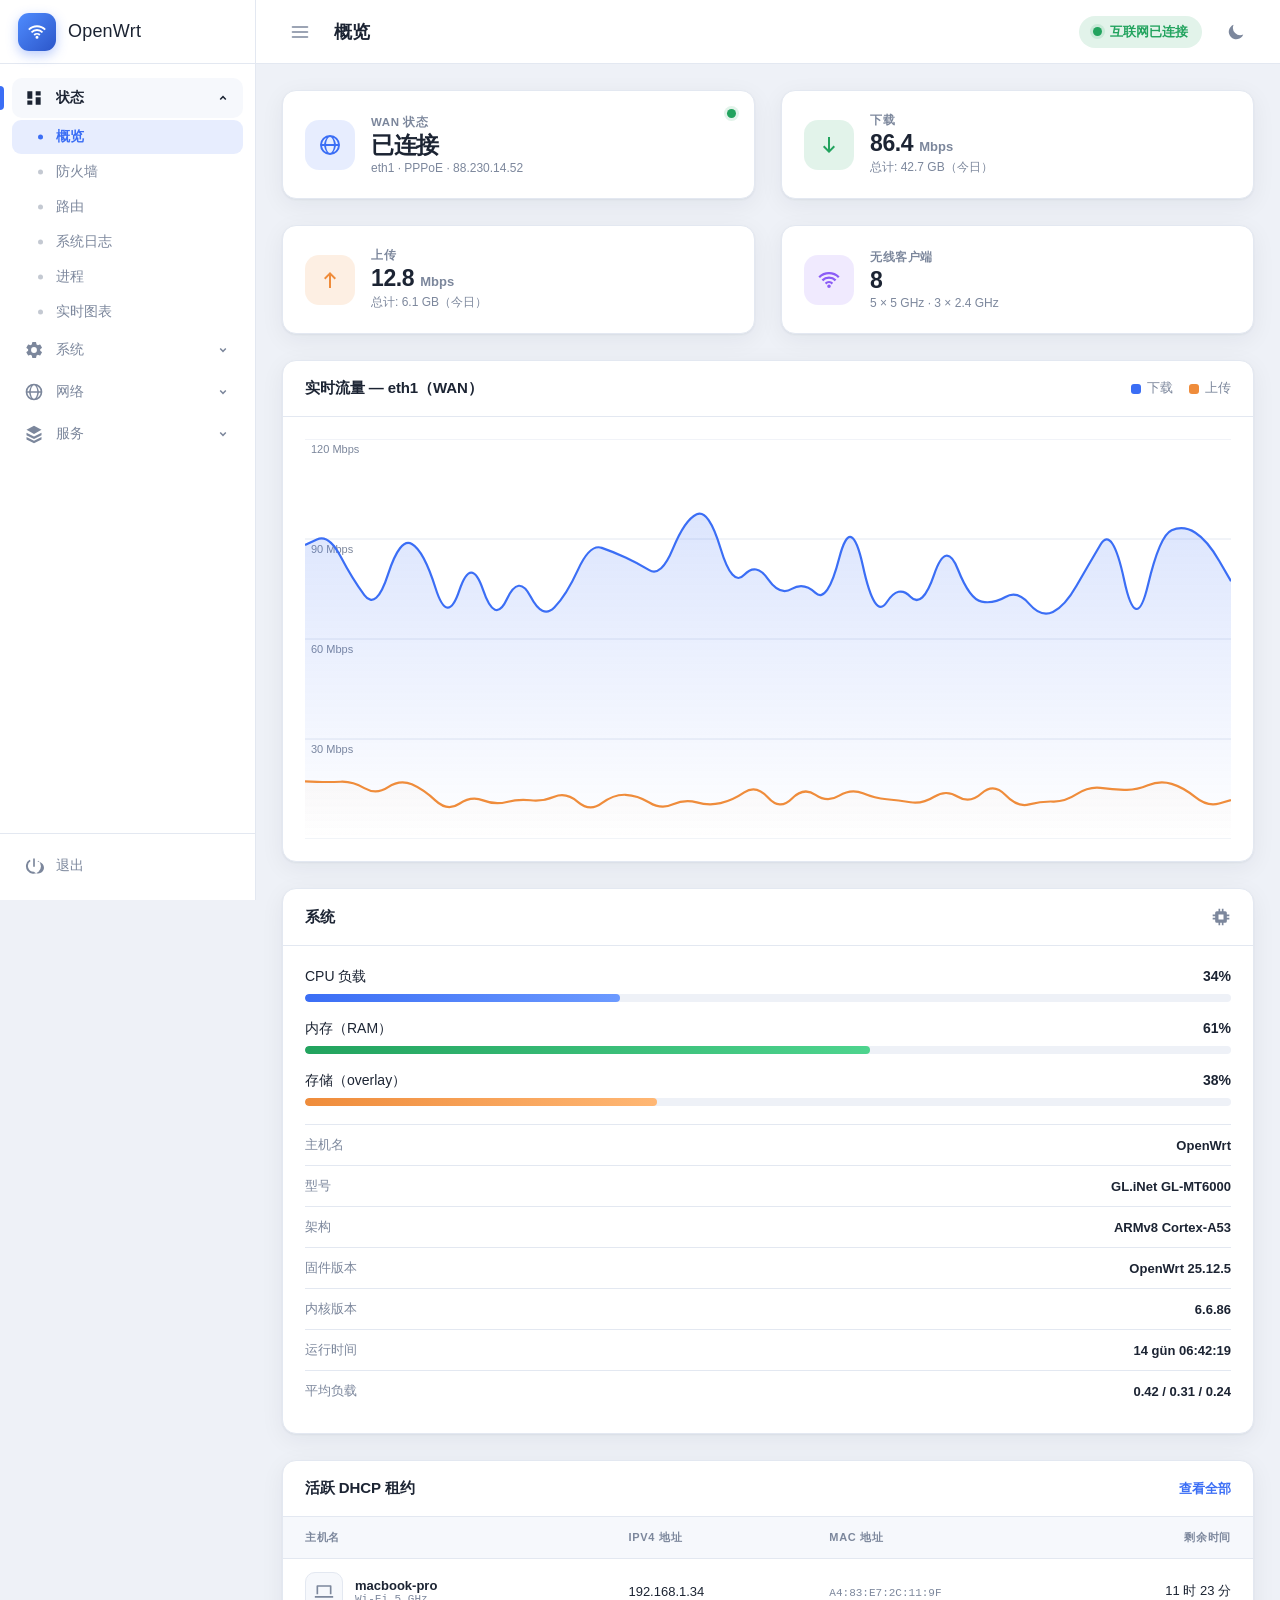
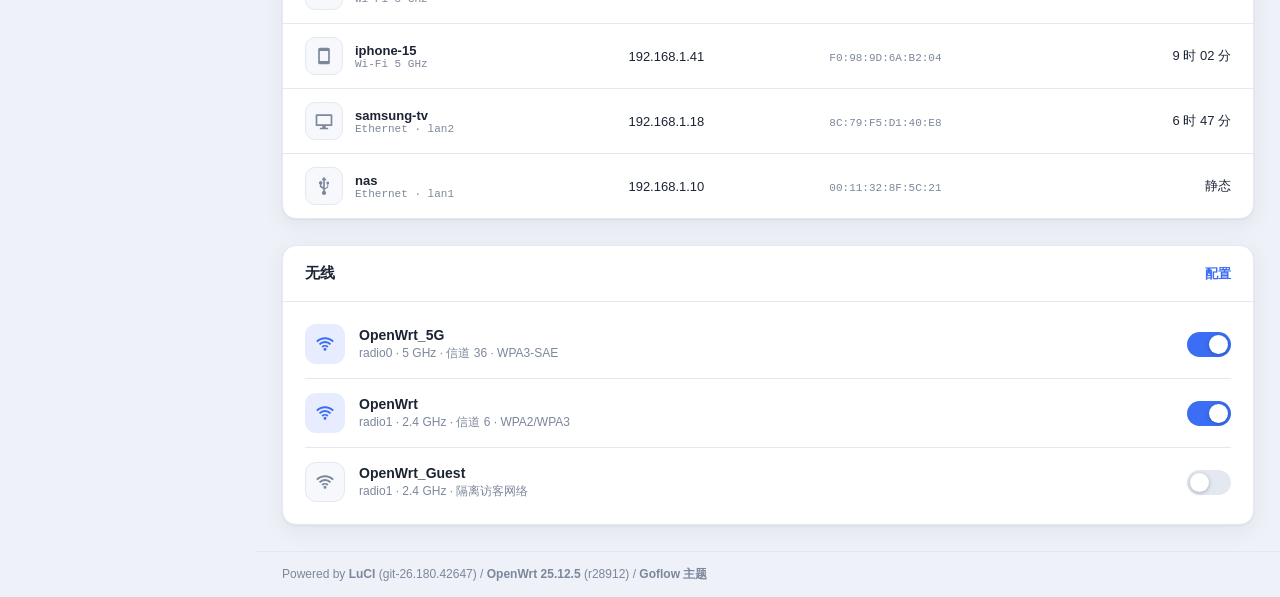
<file: demo/index.html>
<!DOCTYPE html>
<html lang="zh-CN">
<head>
  <meta charset="UTF-8">
  <meta name="viewport" content="width=device-width, initial-scale=1.0">
  <title>OpenWrt — 概览 | Goflow 主题演示</title>
  <link rel="stylesheet" href="css/style.css">
  <script>
    // 在 CSS 加载前应用主题偏好（避免闪白）
    // ?theme=dark|light 参数可用于截图时强制指定主题
    (function () {
      var forced = new URLSearchParams(location.search).get("theme");
      var saved = null;
      try { saved = localStorage.getItem("theme"); } catch (e) {}
      var theme = forced || saved ||
        (window.matchMedia("(prefers-color-scheme: dark)").matches ? "dark" : "light");
      document.documentElement.setAttribute("data-theme", theme);
    })();
  </script>
</head>
<body>

  <!-- ================= SVG 图标精灵表（无外部依赖） ================= -->
  <svg xmlns="http://www.w3.org/2000/svg" style="display:none">
    <symbol id="icon-menu" viewBox="0 0 24 24"><path d="M3 6h18M3 12h18M3 18h18" stroke="currentColor" stroke-width="2" stroke-linecap="round" fill="none"/></symbol>
    <symbol id="icon-dashboard" viewBox="0 0 24 24"><path d="M4 13h6V4H4v9zm0 7h6v-5H4v5zm10 0h6v-9h-6v9zm0-16v5h6V4h-6z" fill="currentColor"/></symbol>
    <symbol id="icon-globe" viewBox="0 0 24 24"><path d="M12 2a10 10 0 100 20 10 10 0 000-20zm0 2c1.9 0 3.6 2.9 3.9 7H8.1c.3-4.1 2-7 3.9-7zm-5.9 7H4.1a8 8 0 014.6-6.3A13.6 13.6 0 006.1 11zm0 2a13.6 13.6 0 002.6 6.3A8 8 0 014.1 13h2zm2 0h7.8c-.3 4.1-2 7-3.9 7s-3.6-2.9-3.9-7zm9.8 0h2a8 8 0 01-4.6 6.3 13.6 13.6 0 002.6-6.3zm0-2a13.6 13.6 0 00-2.6-6.3A8 8 0 0119.9 11h-2z" fill="currentColor"/></symbol>
    <symbol id="icon-wifi" viewBox="0 0 24 24"><path d="M12 20a1.8 1.8 0 110-3.6 1.8 1.8 0 010 3.6zm-4.2-5.2l1.6 1.6a3.7 3.7 0 015.2 0l1.6-1.6a6 6 0 00-8.4 0zm-3.2-3.2l1.6 1.6a8.2 8.2 0 0111.6 0l1.6-1.6a10.5 10.5 0 00-14.8 0zM1.4 8.4L3 10a12.7 12.7 0 0118 0l1.6-1.6a15 15 0 00-21.2 0z" fill="currentColor"/></symbol>
    <symbol id="icon-layers" viewBox="0 0 24 24"><path d="M12 2l9 5-9 5-9-5 9-5zm-9 8.5L12 15l9-4.5v3L12 18l-9-4.5v-3zm0 5L12 20l9-4.5v3L12 23l-9-4.5v-3z" fill="currentColor"/></symbol>
    <symbol id="icon-settings" viewBox="0 0 24 24"><path d="M12 15.5A3.5 3.5 0 1112 8.5a3.5 3.5 0 010 7zm7.4-2.6c.05-.3.1-.6.1-.9s-.05-.6-.1-.9l2-1.6a.5.5 0 00.1-.6l-1.9-3.3a.5.5 0 00-.6-.2l-2.4 1a7 7 0 00-1.6-.9l-.4-2.6a.5.5 0 00-.5-.4h-3.8a.5.5 0 00-.5.4l-.4 2.6a7 7 0 00-1.6.9l-2.4-1a.5.5 0 00-.6.2L2.9 8.9a.5.5 0 00.1.6l2 1.6c-.05.3-.1.6-.1.9s.05.6.1.9l-2 1.6a.5.5 0 00-.1.6l1.9 3.3c.1.2.4.3.6.2l2.4-1c.5.4 1 .7 1.6.9l.4 2.6c0 .2.2.4.5.4h3.8c.3 0 .5-.2.5-.4l.4-2.6a7 7 0 001.6-.9l2.4 1c.2.1.5 0 .6-.2l1.9-3.3a.5.5 0 00-.1-.6l-2-1.6z" fill="currentColor"/></symbol>
    <symbol id="icon-power" viewBox="0 0 24 24"><path d="M11 3h2v10h-2V3zm6.4 2.6l-1.4 1.5A7 7 0 1112 19a7 7 0 01-4-12.9L6.6 4.6a9 9 0 1010.8 1z" fill="currentColor"/></symbol>
    <symbol id="icon-cpu" viewBox="0 0 24 24"><path d="M9 2h2v3h2V2h2v3h2a2 2 0 012 2v2h3v2h-3v2h3v2h-3v2a2 2 0 01-2 2h-2v3h-2v-3h-2v3H9v-3H7a2 2 0 01-2-2v-2H2v-2h3v-2H2v-2h3V7a2 2 0 012-2h2V2zm0 7v6h6V9H9z" fill="currentColor"/></symbol>
    <symbol id="icon-arrow-down" viewBox="0 0 24 24"><path d="M12 20l-6-6 1.4-1.4L11 16.2V4h2v12.2l3.6-3.6L18 14l-6 6z" fill="currentColor"/></symbol>
    <symbol id="icon-arrow-up" viewBox="0 0 24 24"><path d="M12 4l6 6-1.4 1.4L13 7.8V20h-2V7.8l-3.6 3.6L6 10l6-6z" fill="currentColor"/></symbol>
    <symbol id="icon-laptop" viewBox="0 0 24 24"><path d="M4 5h16a1 1 0 011 1v10h-2V7H5v9H3V6a1 1 0 011-1zM1 18h22v2H1v-2z" fill="currentColor"/></symbol>
    <symbol id="icon-phone" viewBox="0 0 24 24"><path d="M7 2h10a2 2 0 012 2v16a2 2 0 01-2 2H7a2 2 0 01-2-2V4a2 2 0 012-2zm0 4v12h10V6H7z" fill="currentColor"/></symbol>
    <symbol id="icon-tv" viewBox="0 0 24 24"><path d="M3 4h18a1 1 0 011 1v12a1 1 0 01-1 1h-7v2h3v2H7v-2h3v-2H3a1 1 0 01-1-1V5a1 1 0 011-1zm1 2v10h16V6H4z" fill="currentColor"/></symbol>
    <symbol id="icon-usb" viewBox="0 0 24 24"><path d="M12 1l3 4h-2v9.6l3-1.8V10h-1V7h3v3h-1v3.9l-4 2.4V18a2.5 2.5 0 11-2 0v-2.3l-4-2.4V10a2 2 0 112 0v2.1l2 1.2V5H9l3-4z" fill="currentColor"/></symbol>
    <symbol id="icon-chevron" viewBox="0 0 24 24"><path d="M8.6 9l3.4 3.4L15.4 9 17 10.6l-5 5-5-5L8.6 9z" fill="currentColor"/></symbol>
    <symbol id="icon-sun" viewBox="0 0 24 24"><circle cx="12" cy="12" r="5" fill="currentColor"/><path d="M12 1v3M12 20v3M4.2 4.2l2.1 2.1M17.7 17.7l2.1 2.1M1 12h3M20 12h3M4.2 19.8l2.1-2.1M17.7 6.3l2.1-2.1" stroke="currentColor" stroke-width="2" stroke-linecap="round"/></symbol>
    <symbol id="icon-moon" viewBox="0 0 24 24"><path d="M20.7 14.9A8.8 8.8 0 019.1 3.3 9 9 0 1020.7 15z" fill="currentColor"/></symbol>
  </svg>

  <div class="app">

    <!-- ================= 侧边栏（LuCI 管理菜单树的镜像） ================= -->
    <aside class="sidebar" id="sidebar">
      <div class="sidebar__brand">
        <div class="sidebar__logo">
          <svg class="icon"><use href="#icon-wifi"/></svg>
        </div>
        <span class="sidebar__brand-text">OpenWrt</span>
      </div>

      <nav class="sidebar__nav">

        <!-- 状态 -->
        <div class="sidebar__group sidebar__group--open">
          <button class="sidebar__item sidebar__item--active sidebar__item--toggle" type="button">
            <svg class="icon"><use href="#icon-dashboard"/></svg>
            <span class="sidebar__label">状态</span>
            <svg class="icon sidebar__chevron"><use href="#icon-chevron"/></svg>
          </button>
          <div class="sidebar__submenu">
            <a href="#" class="sidebar__subitem sidebar__subitem--active" data-page="概览">概览</a>
            <a href="#" class="sidebar__subitem" data-page="防火墙">防火墙</a>
            <a href="#" class="sidebar__subitem" data-page="路由">路由</a>
            <a href="#" class="sidebar__subitem" data-page="系统日志">系统日志</a>
            <a href="#" class="sidebar__subitem" data-page="进程">进程</a>
            <a href="#" class="sidebar__subitem" data-page="实时图表">实时图表</a>
          </div>
        </div>

        <!-- 系统 -->
        <div class="sidebar__group">
          <button class="sidebar__item sidebar__item--toggle" type="button">
            <svg class="icon"><use href="#icon-settings"/></svg>
            <span class="sidebar__label">系统</span>
            <svg class="icon sidebar__chevron"><use href="#icon-chevron"/></svg>
          </button>
          <div class="sidebar__submenu">
            <a href="#" class="sidebar__subitem" data-page="系统">系统</a>
            <a href="#" class="sidebar__subitem" data-page="管理">管理</a>
            <a href="#" class="sidebar__subitem" data-page="软件包">软件包</a>
            <a href="#" class="sidebar__subitem" data-page="启动项">启动项</a>
            <a href="#" class="sidebar__subitem" data-page="备份/升级">备份/升级</a>
            <a href="#" class="sidebar__subitem" data-page="重启">重启</a>
          </div>
        </div>

        <!-- 网络 -->
        <div class="sidebar__group">
          <button class="sidebar__item sidebar__item--toggle" type="button">
            <svg class="icon"><use href="#icon-globe"/></svg>
            <span class="sidebar__label">网络</span>
            <svg class="icon sidebar__chevron"><use href="#icon-chevron"/></svg>
          </button>
          <div class="sidebar__submenu">
            <a href="settings.html" class="sidebar__subitem">接口</a>
            <a href="#" class="sidebar__subitem" data-page="无线">无线</a>
            <a href="#" class="sidebar__subitem" data-page="DHCP/DNS">DHCP/DNS</a>
            <a href="#" class="sidebar__subitem" data-page="诊断">诊断</a>
            <a href="#" class="sidebar__subitem" data-page="防火墙">防火墙</a>
          </div>
        </div>

        <!-- 服务 -->
        <div class="sidebar__group">
          <button class="sidebar__item sidebar__item--toggle" type="button">
            <svg class="icon"><use href="#icon-layers"/></svg>
            <span class="sidebar__label">服务</span>
            <svg class="icon sidebar__chevron"><use href="#icon-chevron"/></svg>
          </button>
          <div class="sidebar__submenu">
            <a href="#" class="sidebar__subitem" data-page="动态 DNS">动态 DNS</a>
            <a href="#" class="sidebar__subitem" data-page="UPnP">UPnP IGD 和 PCP</a>
            <a href="#" class="sidebar__subitem" data-page="网络共享">网络共享</a>
          </div>
        </div>

      </nav>

      <div class="sidebar__footer">
        <a href="login.html" class="sidebar__item sidebar__item--danger">
          <svg class="icon"><use href="#icon-power"/></svg>
          <span class="sidebar__label">退出</span>
        </a>
      </div>
    </aside>

    <!-- 移动端侧边栏背后的遮罩层 -->
    <div class="overlay" id="overlay"></div>

    <!-- ================= 主区域 ================= -->
    <div class="main">

      <!-- Header -->
      <header class="header">
        <div class="header__left">
          <button class="header__btn" id="sidebar-toggle" aria-label="打开/关闭菜单">
            <svg class="icon"><use href="#icon-menu"/></svg>
          </button>
          <h1 class="header__title" id="page-title">概览</h1>
        </div>

        <div class="header__right">
          <div class="header__status">
            <span class="status-dot status-dot--online"></span>
            <span class="header__status-text">互联网已连接</span>
          </div>

          <button class="header__btn" id="theme-toggle" aria-label="切换主题">
            <svg class="icon header__theme-icon--light"><use href="#icon-moon"/></svg>
            <svg class="icon header__theme-icon--dark"><use href="#icon-sun"/></svg>
          </button>
        </div>
      </header>

      <!-- 主内容 -->
      <main class="content">

        <!-- 顶部行：概览统计卡片 -->
        <section class="grid grid--stats">

          <div class="card stat">
            <div class="stat__icon stat__icon--blue">
              <svg class="icon"><use href="#icon-globe"/></svg>
            </div>
            <div class="stat__body">
              <span class="stat__label">WAN 状态</span>
              <span class="stat__value">已连接</span>
              <span class="stat__meta">eth1 · PPPoE · 88.230.14.52</span>
            </div>
            <span class="status-dot status-dot--online stat__indicator"></span>
          </div>

          <div class="card stat">
            <div class="stat__icon stat__icon--green">
              <svg class="icon"><use href="#icon-arrow-down"/></svg>
            </div>
            <div class="stat__body">
              <span class="stat__label">下载</span>
              <span class="stat__value"><span id="stat-download">86.4</span> <small>Mbps</small></span>
              <span class="stat__meta">总计: 42.7 GB（今日）</span>
            </div>
          </div>

          <div class="card stat">
            <div class="stat__icon stat__icon--orange">
              <svg class="icon"><use href="#icon-arrow-up"/></svg>
            </div>
            <div class="stat__body">
              <span class="stat__label">上传</span>
              <span class="stat__value"><span id="stat-upload">12.8</span> <small>Mbps</small></span>
              <span class="stat__meta">总计: 6.1 GB（今日）</span>
            </div>
          </div>

          <div class="card stat">
            <div class="stat__icon stat__icon--purple">
              <svg class="icon"><use href="#icon-wifi"/></svg>
            </div>
            <div class="stat__body">
              <span class="stat__label">无线客户端</span>
              <span class="stat__value">8</span>
              <span class="stat__meta">5 × 5 GHz · 3 × 2.4 GHz</span>
            </div>
          </div>

        </section>

        <!-- 中间行：流量图 + 系统信息 -->
        <section class="grid grid--main">

          <div class="card">
            <div class="card__header">
              <h2 class="card__title">实时流量 — eth1（WAN）</h2>
              <div class="card__actions">
                <span class="legend"><i class="legend__dot legend__dot--down"></i>下载</span>
                <span class="legend"><i class="legend__dot legend__dot--up"></i>上传</span>
              </div>
            </div>
            <div class="card__body">
              <canvas id="traffic-chart" class="chart" height="400"></canvas>
            </div>
          </div>

          <div class="card">
            <div class="card__header">
              <h2 class="card__title">系统</h2>
              <svg class="icon card__header-icon"><use href="#icon-cpu"/></svg>
            </div>
            <div class="card__body">

              <div class="meter">
                <div class="meter__head">
                  <span class="meter__label">CPU 负载</span>
                  <span class="meter__value" id="cpu-value">34%</span>
                </div>
                <div class="progress">
                  <div class="progress__bar progress__bar--blue" id="cpu-bar" style="width:34%"></div>
                </div>
              </div>

              <div class="meter">
                <div class="meter__head">
                  <span class="meter__label">内存（RAM）</span>
                  <span class="meter__value" id="ram-value">61%</span>
                </div>
                <div class="progress">
                  <div class="progress__bar progress__bar--green" id="ram-bar" style="width:61%"></div>
                </div>
              </div>

              <div class="meter">
                <div class="meter__head">
                  <span class="meter__label">存储（overlay）</span>
                  <span class="meter__value">38%</span>
                </div>
                <div class="progress">
                  <div class="progress__bar progress__bar--orange" style="width:38%"></div>
                </div>
              </div>

              <ul class="info-list">
                <li class="info-list__item"><span>主机名</span><strong>OpenWrt</strong></li>
                <li class="info-list__item"><span>型号</span><strong>GL.iNet GL-MT6000</strong></li>
                <li class="info-list__item"><span>架构</span><strong>ARMv8 Cortex-A53</strong></li>
                <li class="info-list__item"><span>固件版本</span><strong>OpenWrt 25.12.5</strong></li>
                <li class="info-list__item"><span>内核版本</span><strong>6.6.86</strong></li>
                <li class="info-list__item"><span>运行时间</span><strong id="uptime">14 天 06:42:18</strong></li>
                <li class="info-list__item"><span>平均负载</span><strong>0.42 / 0.31 / 0.24</strong></li>
              </ul>

            </div>
          </div>

        </section>

        <!-- 底部行：DHCP 租约 + 无线网络 -->
        <section class="grid grid--bottom">

          <div class="card">
            <div class="card__header">
              <h2 class="card__title">活跃 DHCP 租约</h2>
              <a href="#" class="card__link">查看全部</a>
            </div>
            <div class="card__body card__body--flush">
              <table class="table">
                <thead>
                  <tr>
                    <th>主机名</th>
                    <th>IPv4 地址</th>
                    <th>MAC 地址</th>
                    <th class="table__col--right">剩余时间</th>
                  </tr>
                </thead>
                <tbody>
                  <tr>
                    <td>
                      <div class="device">
                        <div class="device__icon"><svg class="icon"><use href="#icon-laptop"/></svg></div>
                        <div class="device__info">
                          <span class="device__name">macbook-pro</span>
                          <span class="device__mac">Wi-Fi 5 GHz</span>
                        </div>
                      </div>
                    </td>
                    <td>192.168.1.34</td>
                    <td><span class="device__mac">A4:83:E7:2C:11:9F</span></td>
                    <td class="table__col--right">11 时 23 分</td>
                  </tr>
                  <tr>
                    <td>
                      <div class="device">
                        <div class="device__icon"><svg class="icon"><use href="#icon-phone"/></svg></div>
                        <div class="device__info">
                          <span class="device__name">iphone-15</span>
                          <span class="device__mac">Wi-Fi 5 GHz</span>
                        </div>
                      </div>
                    </td>
                    <td>192.168.1.41</td>
                    <td><span class="device__mac">F0:98:9D:6A:B2:04</span></td>
                    <td class="table__col--right">9 时 02 分</td>
                  </tr>
                  <tr>
                    <td>
                      <div class="device">
                        <div class="device__icon"><svg class="icon"><use href="#icon-tv"/></svg></div>
                        <div class="device__info">
                          <span class="device__name">samsung-tv</span>
                          <span class="device__mac">Ethernet · lan2</span>
                        </div>
                      </div>
                    </td>
                    <td>192.168.1.18</td>
                    <td><span class="device__mac">8C:79:F5:D1:40:E8</span></td>
                    <td class="table__col--right">6 时 47 分</td>
                  </tr>
                  <tr>
                    <td>
                      <div class="device">
                        <div class="device__icon"><svg class="icon"><use href="#icon-usb"/></svg></div>
                        <div class="device__info">
                          <span class="device__name">nas</span>
                          <span class="device__mac">Ethernet · lan1</span>
                        </div>
                      </div>
                    </td>
                    <td>192.168.1.10</td>
                    <td><span class="device__mac">00:11:32:8F:5C:21</span></td>
                    <td class="table__col--right">静态</td>
                  </tr>
                </tbody>
              </table>
            </div>
          </div>

          <div class="card">
            <div class="card__header">
              <h2 class="card__title">无线</h2>
              <a href="#" class="card__link">配置</a>
            </div>
            <div class="card__body">

              <div class="wifi">
                <div class="wifi__head">
                  <div class="wifi__icon wifi__icon--active">
                    <svg class="icon"><use href="#icon-wifi"/></svg>
                  </div>
                  <div class="wifi__meta">
                    <span class="wifi__ssid">OpenWrt_5G</span>
                    <span class="wifi__band">radio0 · 5 GHz · 信道 36 · WPA3-SAE</span>
                  </div>
                  <label class="switch">
                    <input type="checkbox" class="switch__input" checked>
                    <span class="switch__slider"></span>
                  </label>
                </div>
              </div>

              <div class="wifi">
                <div class="wifi__head">
                  <div class="wifi__icon wifi__icon--active">
                    <svg class="icon"><use href="#icon-wifi"/></svg>
                  </div>
                  <div class="wifi__meta">
                    <span class="wifi__ssid">OpenWrt</span>
                    <span class="wifi__band">radio1 · 2.4 GHz · 信道 6 · WPA2/WPA3</span>
                  </div>
                  <label class="switch">
                    <input type="checkbox" class="switch__input" checked>
                    <span class="switch__slider"></span>
                  </label>
                </div>
              </div>

              <div class="wifi">
                <div class="wifi__head">
                  <div class="wifi__icon">
                    <svg class="icon"><use href="#icon-wifi"/></svg>
                  </div>
                  <div class="wifi__meta">
                    <span class="wifi__ssid">OpenWrt_Guest</span>
                    <span class="wifi__band">radio1 · 2.4 GHz · 隔离访客网络</span>
                  </div>
                  <label class="switch">
                    <input type="checkbox" class="switch__input">
                    <span class="switch__slider"></span>
                  </label>
                </div>
              </div>

            </div>
          </div>

        </section>

      </main>

      <!-- 页脚（LuCI 主题页脚的镜像） -->
      <footer class="page-footer">
        <span>
          Powered by <a href="https://github.com/openwrt/luci">LuCI</a> (git-26.180.42647) /
          <a href="https://openwrt.org">OpenWrt 25.12.5</a> (r28912) /
          <a href="https://github.com/dursuntokgoz/luci-theme-gokce">Goflow 主题</a>
        </span>
      </footer>
    </div>
  </div>

  <script src="js/script.js"></script>
</body>
</html>
</file>
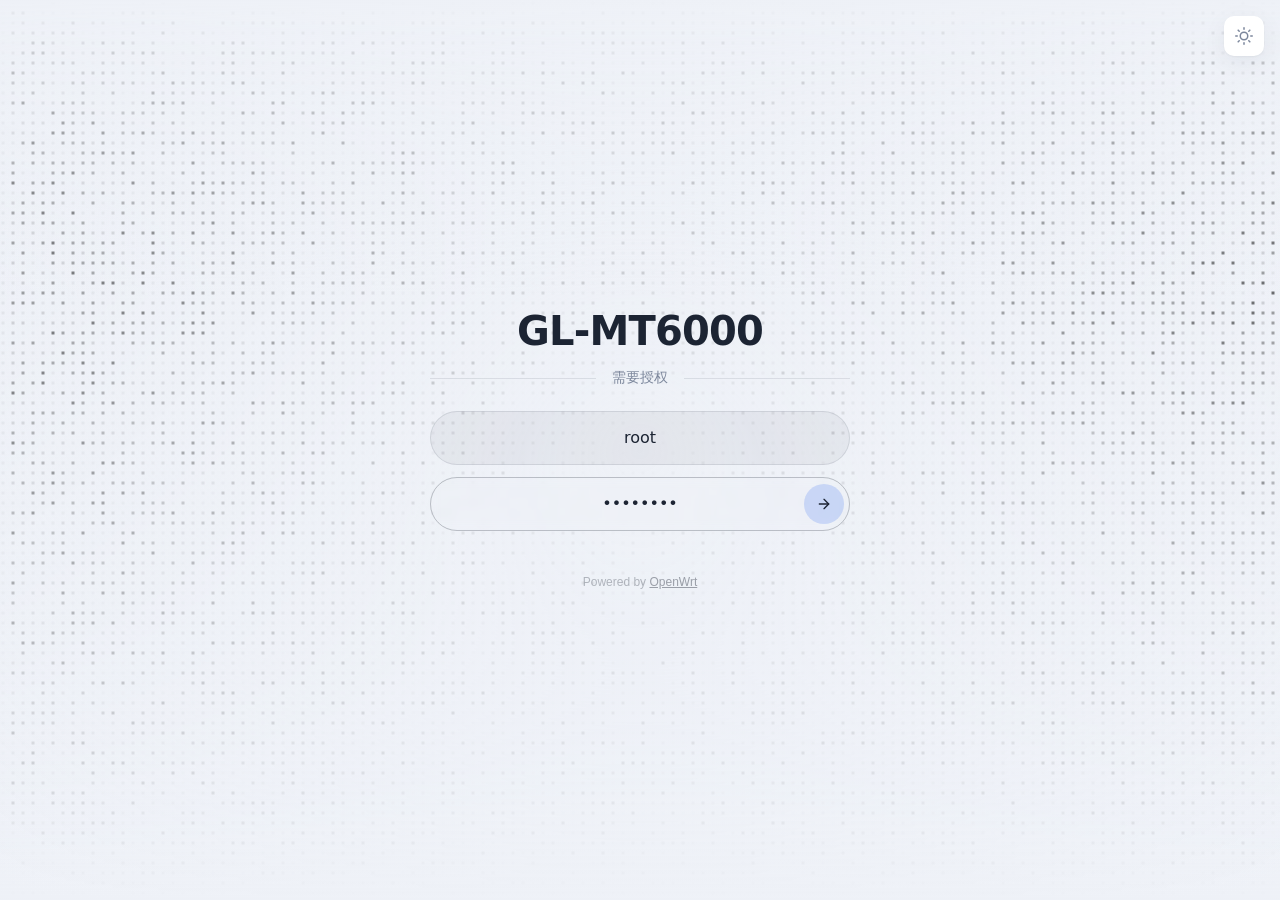
<file: demo/login.html>
<!DOCTYPE html>
<html lang="zh-CN">
<head>
  <meta charset="UTF-8">
  <meta name="viewport" content="width=device-width, initial-scale=1.0">
  <title>需要授权 — Goflow 主题演示</title>
  <link rel="stylesheet" href="css/style.css">
  <script>
    (function () {
      var forced = new URLSearchParams(location.search).get("theme");
      var saved = null;
      try { saved = localStorage.getItem("theme"); } catch (e) {}
      var theme = forced || saved ||
        (window.matchMedia("(prefers-color-scheme: dark)").matches ? "dark" : "light");
      document.documentElement.setAttribute("data-theme", theme);
    })();
  </script>
</head>
<body>

  <div class="login-screen"><!-- data-error 在错误时添加 -->
    <canvas class="login-canvas"></canvas>
    <div class="login-gradient-bottom"></div>
    <div class="login-gradient-radial"></div>
    <div class="login-gradient-top"></div>
    <div class="login-shell">
      <div class="login-card">
        <h1 class="login-hostname">GL-MT6000</h1>

        <div class="login-divider" aria-hidden="true">
          <span class="login-divider-line"></span>
          <span class="login-divider-text">需要授权</span>
          <span class="login-divider-line"></span>
        </div>

        <div class="login-fields">
          <input type="text" class="login-input" id="user" value="root" autocomplete="username" placeholder="用户名">

          <div class="login-password-wrap">
            <input type="password" class="login-input" id="pass" value="password" autocomplete="current-password" placeholder="密码">
            <button type="button" class="login-submit" aria-label="登录" onclick="tryLogin()">
              <svg xmlns="http://www.w3.org/2000/svg" width="16" height="16" viewBox="0 0 24 24" fill="none" stroke="currentColor" stroke-width="2" stroke-linecap="round" stroke-linejoin="round"><path d="M5 12h14"/><path d="m12 5 7 7-7 7"/></svg>
            </button>
          </div>
        </div>

        <p class="login-footer">
          Powered by <a href="index.html">OpenWrt</a>
        </p>
      </div>
    </div>
  </div>

  <!-- 主题切换（仅演示用） -->
  <button class="login-theme-toggle" aria-label="切换主题">
    <svg width="18" height="18" viewBox="0 0 24 24" fill="none" stroke="currentColor" stroke-width="2" stroke-linecap="round" stroke-linejoin="round">
      <circle cx="12" cy="12" r="5"/><path d="M12 1v2M12 21v2M4.22 4.22l1.42 1.42M18.36 18.36l1.42 1.42M1 12h2M21 12h2M4.22 19.78l1.42-1.42M18.36 5.64l1.42-1.42"/>
    </svg>
  </button>
  <script>
    var tgl = document.querySelector(".login-theme-toggle");
    tgl.addEventListener("click", function () {
      var next = document.documentElement.getAttribute("data-theme") === "dark" ? "light" : "dark";
      try { localStorage.setItem("theme", next); } catch (e) {}
      location.reload();
    });
  </script>

  <script>
    document.getElementById("user").value ? document.getElementById("pass").focus() : document.getElementById("user").focus();

    function tryLogin() {
      var screen = document.querySelector('.login-screen');
      screen.setAttribute('data-error', 'true');
      // 插入错误提示
      var existed = screen.querySelector('.alert-message');
      if (!existed) {
        var div = document.createElement('div');
        div.className = 'alert-message error';
        div.setAttribute('role', 'alert');
        div.textContent = '用户名或密码无效，请重试。';
        screen.querySelector('.login-fields').insertAdjacentElement('beforebegin', div);
      }
    }

    // WebGL 点阵动画背景
    (function() {
      var c = document.querySelector('.login-canvas');
      if (!c) return;
      try { var gl = c.getContext('webgl2', { alpha: true, premultipliedAlpha: true }); } catch(e) { return; }
      if (!gl) return;

      var vsSource = [
        '#version 300 es',
        'precision mediump float;',
        'in vec2 a_pos;',
        'uniform vec2 u_resolution;',
        'out vec2 fragCoord;',
        'void main() {',
        '  gl_Position = vec4(a_pos, 0.0, 1.0);',
        '  fragCoord = (a_pos + 1.0) * 0.5 * u_resolution;',
        '  fragCoord.y = u_resolution.y - fragCoord.y;',
        '}'
      ].join('\n');

      var fsSource = [
        '#version 300 es',
        'precision mediump float;',
        'in vec2 fragCoord;',
        'uniform float u_time;',
        'uniform float u_opacities[10];',
        'uniform vec3 u_colors[6];',
        'uniform float u_total_size;',
        'uniform float u_dot_size;',
        'uniform vec2 u_resolution;',
        'out vec4 fragColor;',
        'float PHI = 1.61803398874989484820459;',
        'float random(vec2 xy) { return fract(tan(distance(xy * PHI, xy) * 0.5) * xy.x); }',
        'void main() {',
        '  vec2 st = fragCoord.xy;',
        '  st.x -= abs(floor((mod(u_resolution.x, u_total_size) - u_dot_size) * 0.5));',
        '  st.y -= abs(floor((mod(u_resolution.y, u_total_size) - u_dot_size) * 0.5));',
        '  float opacity = step(0.0, st.x) * step(0.0, st.y);',
        '  vec2 st2 = vec2(int(st.x / u_total_size), int(st.y / u_total_size));',
        '  float show_offset = random(st2);',
        '  float rand = random(st2 * floor((u_time / 5.0) + show_offset + 5.0));',
        '  opacity *= u_opacities[int(rand * 10.0)];',
        '  opacity *= 1.0 - step(u_dot_size / u_total_size, fract(st.x / u_total_size));',
        '  opacity *= 1.0 - step(u_dot_size / u_total_size, fract(st.y / u_total_size));',
        '  vec3 color = u_colors[int(show_offset * 6.0)];',
        '  vec2 cg = u_resolution / 2.0 / u_total_size;',
        '  float d = distance(cg, st2);',
        '  float t_off = d * 0.01 + (random(st2) * 0.15);',
        '  opacity *= step(t_off, u_time * 0.5);',
        '  opacity *= clamp((1.0 - step(t_off + 0.1, u_time * 0.5)) * 1.25, 1.0, 1.25);',
        '  fragColor = vec4(color * opacity, opacity);',
        '}'
      ].join('\n');

      function mkShader(type, src) {
        var s = gl.createShader(type);
        gl.shaderSource(s, src);
        gl.compileShader(s);
        return s;
      }

      var pg = gl.createProgram();
      gl.attachShader(pg, mkShader(gl.VERTEX_SHADER, vsSource));
      gl.attachShader(pg, mkShader(gl.FRAGMENT_SHADER, fsSource));
      gl.linkProgram(pg);
      gl.useProgram(pg);

      var buf = gl.createBuffer();
      gl.bindBuffer(gl.ARRAY_BUFFER, buf);
      gl.bufferData(gl.ARRAY_BUFFER, new Float32Array([-1,-1, 1,-1, -1,1, 1,1]), gl.STATIC_DRAW);
      var pl = gl.getAttribLocation(pg, 'a_pos');
      gl.enableVertexAttribArray(pl);
      gl.vertexAttribPointer(pl, 2, gl.FLOAT, false, 0, 0);

      var tLoc = gl.getUniformLocation(pg, 'u_time');
      var rLoc = gl.getUniformLocation(pg, 'u_resolution');
      var isDark = document.documentElement.getAttribute('data-theme') === 'dark';

      gl.uniform1fv(gl.getUniformLocation(pg, 'u_opacities'),
        [0.3, 0.3, 0.3, 0.5, 0.5, 0.5, 0.8, 0.8, 0.8, 1.0]);
      gl.uniform3fv(gl.getUniformLocation(pg, 'u_colors'),
        isDark
          ? [1,1,1, 1,1,1, 1,1,1, 1,1,1, 1,1,1, 1,1,1]
          : [0,0,0, 0,0,0, 0,0,0, 0,0,0, 0,0,0, 0,0,0]);
      gl.uniform1f(gl.getUniformLocation(pg, 'u_total_size'), 20.0);
      gl.uniform1f(gl.getUniformLocation(pg, 'u_dot_size'), 6.0);

      gl.enable(gl.BLEND);
      gl.blendFunc(gl.SRC_ALPHA, isDark ? gl.ONE : gl.ONE_MINUS_SRC_ALPHA);

      function resize() {
        c.width = c.clientWidth * 2;
        c.height = c.clientHeight * 2;
        gl.viewport(0, 0, c.width, c.height);
        gl.uniform2f(rLoc, c.width, c.height);
      }
      resize();
      window.addEventListener('resize', resize);

      var t0 = performance.now();
      (function frame() {
        gl.uniform1f(tLoc, (performance.now() - t0) / 1000);
        gl.clear(gl.COLOR_BUFFER_BIT);
        gl.drawArrays(gl.TRIANGLE_STRIP, 0, 4);
        requestAnimationFrame(frame);
      })();
    })();
  </script>
</body>
</html>
</file>
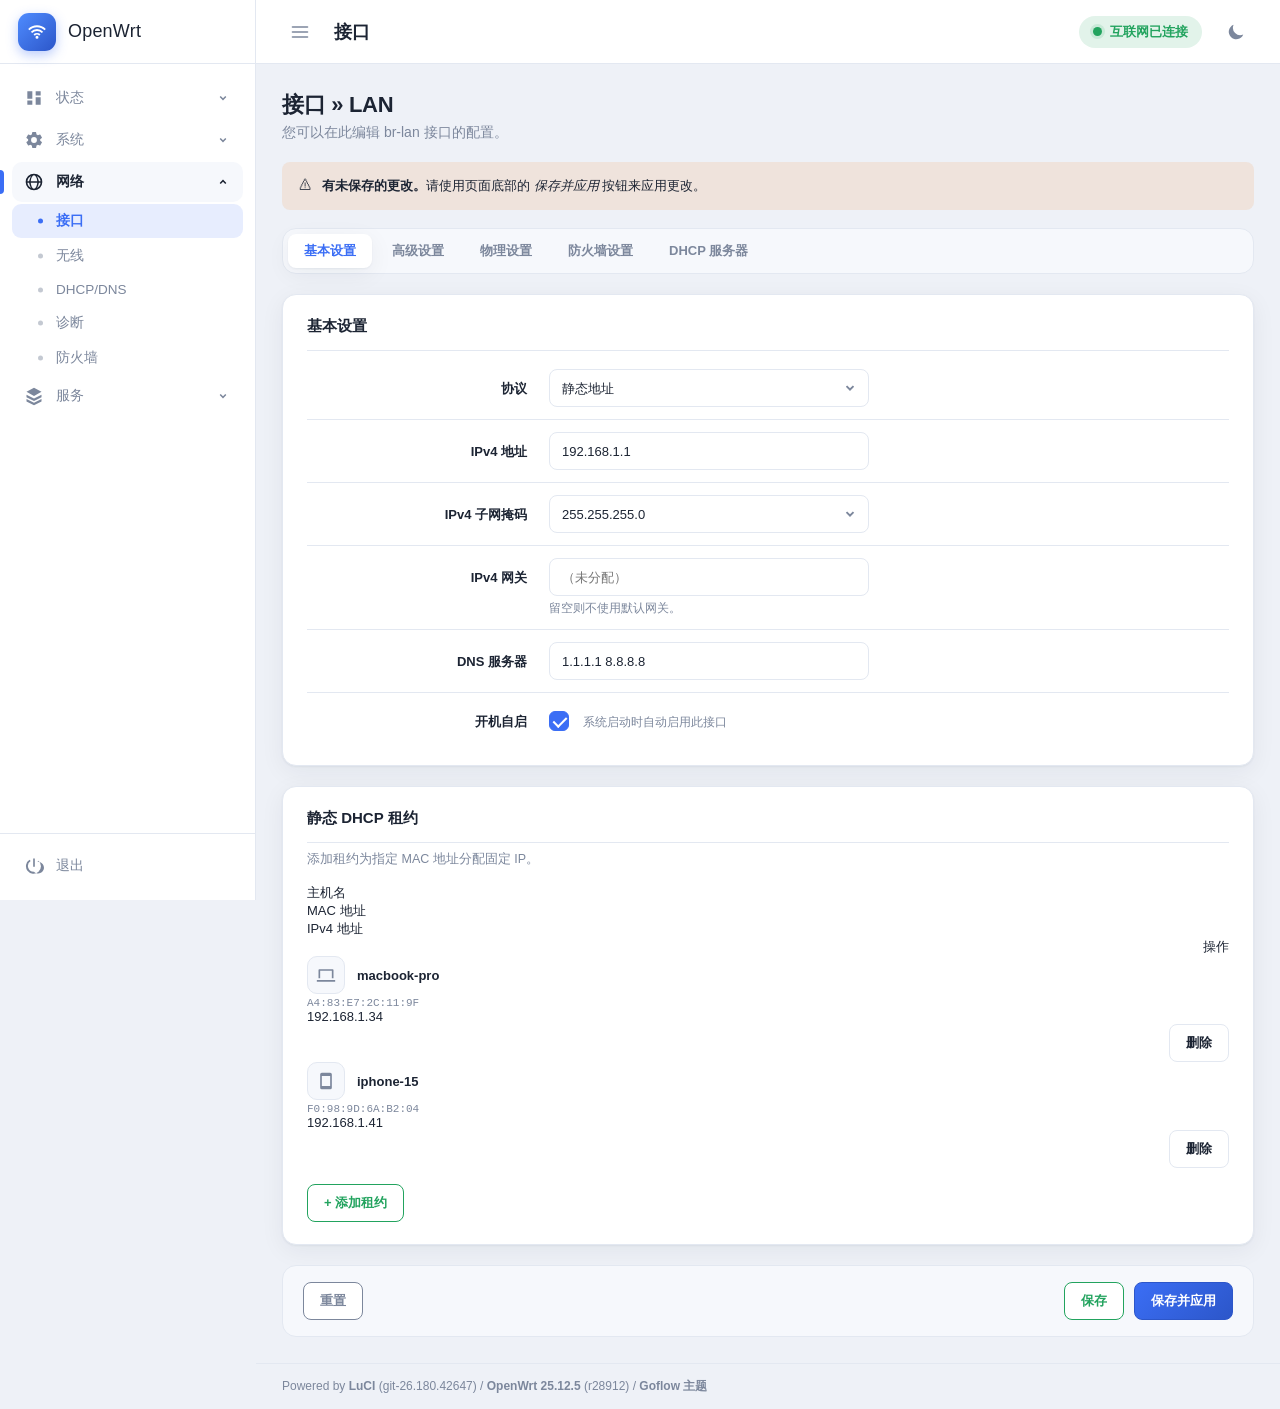
<file: demo/settings.html>
<!DOCTYPE html>
<html lang="zh-CN">
<head>
  <meta charset="UTF-8">
  <meta name="viewport" content="width=device-width, initial-scale=1.0">
  <title>接口 — Goflow 主题演示</title>
  <link rel="stylesheet" href="css/style.css">
  <script>
    (function () {
      var forced = new URLSearchParams(location.search).get("theme");
      var saved = null;
      try { saved = localStorage.getItem("theme"); } catch (e) {}
      var theme = forced || saved ||
        (window.matchMedia("(prefers-color-scheme: dark)").matches ? "dark" : "light");
      document.documentElement.setAttribute("data-theme", theme);
    })();
  </script>
</head>
<body>

  <svg xmlns="http://www.w3.org/2000/svg" style="display:none">
    <symbol id="icon-menu" viewBox="0 0 24 24"><path d="M3 6h18M3 12h18M3 18h18" stroke="currentColor" stroke-width="2" stroke-linecap="round" fill="none"/></symbol>
    <symbol id="icon-dashboard" viewBox="0 0 24 24"><path d="M4 13h6V4H4v9zm0 7h6v-5H4v5zm10 0h6v-9h-6v9zm0-16v5h6V4h-6z" fill="currentColor"/></symbol>
    <symbol id="icon-globe" viewBox="0 0 24 24"><path d="M12 2a10 10 0 100 20 10 10 0 000-20zm0 2c1.9 0 3.6 2.9 3.9 7H8.1c.3-4.1 2-7 3.9-7zm-5.9 7H4.1a8 8 0 014.6-6.3A13.6 13.6 0 006.1 11zm0 2a13.6 13.6 0 002.6 6.3A8 8 0 014.1 13h2zm2 0h7.8c-.3 4.1-2 7-3.9 7s-3.6-2.9-3.9-7zm9.8 0h2a8 8 0 01-4.6 6.3 13.6 13.6 0 002.6-6.3zm0-2a13.6 13.6 0 00-2.6-6.3A8 8 0 0119.9 11h-2z" fill="currentColor"/></symbol>
    <symbol id="icon-wifi" viewBox="0 0 24 24"><path d="M12 20a1.8 1.8 0 110-3.6 1.8 1.8 0 010 3.6zm-4.2-5.2l1.6 1.6a3.7 3.7 0 015.2 0l1.6-1.6a6 6 0 00-8.4 0zm-3.2-3.2l1.6 1.6a8.2 8.2 0 0111.6 0l1.6-1.6a10.5 10.5 0 00-14.8 0zM1.4 8.4L3 10a12.7 12.7 0 0118 0l1.6-1.6a15 15 0 00-21.2 0z" fill="currentColor"/></symbol>
    <symbol id="icon-layers" viewBox="0 0 24 24"><path d="M12 2l9 5-9 5-9-5 9-5zm-9 8.5L12 15l9-4.5v3L12 18l-9-4.5v-3zm0 5L12 20l9-4.5v3L12 23l-9-4.5v-3z" fill="currentColor"/></symbol>
    <symbol id="icon-settings" viewBox="0 0 24 24"><path d="M12 15.5A3.5 3.5 0 1112 8.5a3.5 3.5 0 010 7zm7.4-2.6c.05-.3.1-.6.1-.9s-.05-.6-.1-.9l2-1.6a.5.5 0 00.1-.6l-1.9-3.3a.5.5 0 00-.6-.2l-2.4 1a7 7 0 00-1.6-.9l-.4-2.6a.5.5 0 00-.5-.4h-3.8a.5.5 0 00-.5.4l-.4 2.6a7 7 0 00-1.6.9l-2.4-1a.5.5 0 00-.6.2L2.9 8.9a.5.5 0 00.1.6l2 1.6c-.05.3-.1.6-.1.9s.05.6.1.9l-2 1.6a.5.5 0 00-.1.6l1.9 3.3c.1.2.4.3.6.2l2.4-1c.5.4 1 .7 1.6.9l.4 2.6c0 .2.2.4.5.4h3.8c.3 0 .5-.2.5-.4l.4-2.6a7 7 0 001.6-.9l2.4 1c.2.1.5 0 .6-.2l1.9-3.3a.5.5 0 00-.1-.6l-2-1.6z" fill="currentColor"/></symbol>
    <symbol id="icon-power" viewBox="0 0 24 24"><path d="M11 3h2v10h-2V3zm6.4 2.6l-1.4 1.5A7 7 0 1112 19a7 7 0 01-4-12.9L6.6 4.6a9 9 0 1010.8 1z" fill="currentColor"/></symbol>
    <symbol id="icon-chevron" viewBox="0 0 24 24"><path d="M8.6 9l3.4 3.4L15.4 9 17 10.6l-5 5-5-5L8.6 9z" fill="currentColor"/></symbol>
    <symbol id="icon-sun" viewBox="0 0 24 24"><circle cx="12" cy="12" r="5" fill="currentColor"/><path d="M12 1v3M12 20v3M4.2 4.2l2.1 2.1M17.7 17.7l2.1 2.1M1 12h3M20 12h3M4.2 19.8l2.1-2.1M17.7 6.3l2.1-2.1" stroke="currentColor" stroke-width="2" stroke-linecap="round"/></symbol>
    <symbol id="icon-moon" viewBox="0 0 24 24"><path d="M20.7 14.9A8.8 8.8 0 019.1 3.3 9 9 0 1020.7 15z" fill="currentColor"/></symbol>
    <symbol id="icon-laptop" viewBox="0 0 24 24"><path d="M4 5h16a1 1 0 011 1v10h-2V7H5v9H3V6a1 1 0 011-1zM1 18h22v2H1v-2z" fill="currentColor"/></symbol>
    <symbol id="icon-phone" viewBox="0 0 24 24"><path d="M7 2h10a2 2 0 012 2v16a2 2 0 01-2 2H7a2 2 0 01-2-2V4a2 2 0 012-2zm0 4v12h10V6H7z" fill="currentColor"/></symbol>
  </svg>

  <div class="app">

    <!-- 侧边栏（网络组展开，接口选中） -->
    <aside class="sidebar" id="sidebar">
      <div class="sidebar__brand">
        <div class="sidebar__logo"><svg class="icon"><use href="#icon-wifi"/></svg></div>
        <span class="sidebar__brand-text">OpenWrt</span>
      </div>

      <nav class="sidebar__nav">
        <div class="sidebar__group">
          <button class="sidebar__item sidebar__item--toggle" type="button">
            <svg class="icon"><use href="#icon-dashboard"/></svg>
            <span class="sidebar__label">状态</span>
            <svg class="icon sidebar__chevron"><use href="#icon-chevron"/></svg>
          </button>
          <div class="sidebar__submenu">
            <a href="index.html" class="sidebar__subitem">概览</a>
            <a href="#" class="sidebar__subitem" data-page="防火墙">防火墙</a>
            <a href="#" class="sidebar__subitem" data-page="系统日志">系统日志</a>
          </div>
        </div>

        <div class="sidebar__group">
          <button class="sidebar__item sidebar__item--toggle" type="button">
            <svg class="icon"><use href="#icon-settings"/></svg>
            <span class="sidebar__label">系统</span>
            <svg class="icon sidebar__chevron"><use href="#icon-chevron"/></svg>
          </button>
          <div class="sidebar__submenu">
            <a href="#" class="sidebar__subitem" data-page="系统">系统</a>
            <a href="#" class="sidebar__subitem" data-page="管理">管理</a>
            <a href="#" class="sidebar__subitem" data-page="软件包">软件包</a>
          </div>
        </div>

        <div class="sidebar__group sidebar__group--open">
          <button class="sidebar__item sidebar__item--active sidebar__item--toggle" type="button">
            <svg class="icon"><use href="#icon-globe"/></svg>
            <span class="sidebar__label">网络</span>
            <svg class="icon sidebar__chevron"><use href="#icon-chevron"/></svg>
          </button>
          <div class="sidebar__submenu">
            <a href="#" class="sidebar__subitem sidebar__subitem--active">接口</a>
            <a href="#" class="sidebar__subitem" data-page="无线">无线</a>
            <a href="#" class="sidebar__subitem" data-page="DHCP/DNS">DHCP/DNS</a>
            <a href="#" class="sidebar__subitem" data-page="诊断">诊断</a>
            <a href="#" class="sidebar__subitem" data-page="防火墙">防火墙</a>
          </div>
        </div>

        <div class="sidebar__group">
          <button class="sidebar__item sidebar__item--toggle" type="button">
            <svg class="icon"><use href="#icon-layers"/></svg>
            <span class="sidebar__label">服务</span>
            <svg class="icon sidebar__chevron"><use href="#icon-chevron"/></svg>
          </button>
          <div class="sidebar__submenu">
            <a href="#" class="sidebar__subitem" data-page="动态 DNS">动态 DNS</a>
            <a href="#" class="sidebar__subitem" data-page="UPnP">UPnP IGD 和 PCP</a>
          </div>
        </div>
      </nav>

      <div class="sidebar__footer">
        <a href="login.html" class="sidebar__item sidebar__item--danger">
          <svg class="icon"><use href="#icon-power"/></svg>
          <span class="sidebar__label">退出</span>
        </a>
      </div>
    </aside>

    <div class="overlay" id="overlay"></div>

    <div class="main">
      <header class="header">
        <div class="header__left">
          <button class="header__btn" id="sidebar-toggle" aria-label="打开/关闭菜单">
            <svg class="icon"><use href="#icon-menu"/></svg>
          </button>
          <h1 class="header__title" id="page-title">接口</h1>
        </div>
        <div class="header__right">
          <div class="header__status">
            <span class="status-dot status-dot--online"></span>
            <span class="header__status-text">互联网已连接</span>
          </div>
          <button class="header__btn" id="theme-toggle" aria-label="切换主题">
            <svg class="icon header__theme-icon--light"><use href="#icon-moon"/></svg>
            <svg class="icon header__theme-icon--dark"><use href="#icon-sun"/></svg>
          </button>
        </div>
      </header>

      <main class="content">
        <form class="cbi-map" onsubmit="return false">
          <h2>接口 » LAN</h2>
          <div class="cbi-map-descr">
            您可以在此编辑 br-lan 接口的配置。
          </div>

          <div class="alert-message warning">
            <span>⚠</span>
            <span><strong>有未保存的更改。</strong>请使用页面底部的
            <em>保存并应用</em> 按钮来应用更改。</span>
          </div>

          <ul class="tabs">
            <li><a href="#" class="active">基本设置</a></li>
            <li><a href="#">高级设置</a></li>
            <li><a href="#">物理设置</a></li>
            <li><a href="#">防火墙设置</a></li>
            <li><a href="#">DHCP 服务器</a></li>
          </ul>

          <div class="cbi-section">
            <h3>基本设置</h3>

            <div class="cbi-value">
              <label class="cbi-value-title" for="proto">协议</label>
              <div class="cbi-value-field">
                <select id="proto">
                  <option>静态地址</option>
                  <option>DHCP 客户端</option>
                  <option>PPPoE</option>
                  <option>非桥接</option>
                </select>
              </div>
            </div>

            <div class="cbi-value">
              <label class="cbi-value-title" for="ipaddr">IPv4 地址</label>
              <div class="cbi-value-field">
                <input class="cbi-input-text" id="ipaddr" type="text" value="192.168.1.1">
              </div>
            </div>

            <div class="cbi-value">
              <label class="cbi-value-title" for="netmask">IPv4 子网掩码</label>
              <div class="cbi-value-field">
                <select id="netmask">
                  <option>255.255.255.0</option>
                  <option>255.255.0.0</option>
                  <option>255.0.0.0</option>
                </select>
              </div>
            </div>

            <div class="cbi-value">
              <label class="cbi-value-title" for="gw">IPv4 网关</label>
              <div class="cbi-value-field">
                <input class="cbi-input-text" id="gw" type="text" placeholder="（未分配）">
                <div class="cbi-value-description">留空则不使用默认网关。</div>
              </div>
            </div>

            <div class="cbi-value">
              <label class="cbi-value-title" for="dns">DNS 服务器</label>
              <div class="cbi-value-field">
                <input class="cbi-input-text" id="dns" type="text" value="1.1.1.1 8.8.8.8">
              </div>
            </div>

            <div class="cbi-value">
              <label class="cbi-value-title" for="bringup">开机自启</label>
              <div class="cbi-value-field">
                <input class="cbi-checkbox" id="bringup" type="checkbox" checked>
                <span class="cbi-input-desc">系统启动时自动启用此接口</span>
              </div>
            </div>
          </div>

          <div class="cbi-section">
            <h3>静态 DHCP 租约</h3>
            <div class="cbi-section-descr">
              添加租约为指定 MAC 地址分配固定 IP。
            </div>

            <div class="table">
              <div class="tr">
                <div class="th">主机名</div>
                <div class="th">MAC 地址</div>
                <div class="th">IPv4 地址</div>
                <div class="th table__col--right">操作</div>
              </div>
              <div class="tr">
                <div class="td">
                  <div class="device">
                    <div class="device__icon"><svg class="icon"><use href="#icon-laptop"/></svg></div>
                    <div class="device__info"><span class="device__name">macbook-pro</span></div>
                  </div>
                </div>
                <div class="td"><span class="device__mac">A4:83:E7:2C:11:9F</span></div>
                <div class="td">192.168.1.34</div>
                <div class="td table__col--right"><button class="btn small">删除</button></div>
              </div>
              <div class="tr">
                <div class="td">
                  <div class="device">
                    <div class="device__icon"><svg class="icon"><use href="#icon-phone"/></svg></div>
                    <div class="device__info"><span class="device__name">iphone-15</span></div>
                  </div>
                </div>
                <div class="td"><span class="device__mac">F0:98:9D:6A:B2:04</span></div>
                <div class="td">192.168.1.41</div>
                <div class="td table__col--right"><button class="btn small">删除</button></div>
              </div>
            </div>

            <div style="margin-top:16px">
              <button class="btn cbi-button-save">+ 添加租约</button>
            </div>
          </div>

          <div class="cbi-page-actions">
            <button class="btn cbi-button-reset">重置</button>
            <button class="btn cbi-button-save">保存</button>
            <button class="btn cbi-button-apply">保存并应用</button>
          </div>
        </form>
      </main>

      <footer class="page-footer">
        <span>
          Powered by <a href="https://github.com/openwrt/luci">LuCI</a> (git-26.180.42647) /
          <a href="https://openwrt.org">OpenWrt 25.12.5</a> (r28912) /
          <a href="https://github.com/dursuntokgoz/luci-theme-gokce">Goflow 主题</a>
        </span>
      </footer>
    </div>
  </div>

  <script src="js/script.js"></script>
</body>
</html>
</file>
<file: demo/css/style.css>
/* =====================================================================
   RouterOS Dashboard — Keenetic ilhamlı, LuCI temasına uyarlanabilir
   Metodoloji: BEM (block__element--modifier)
   Tema: html[data-theme="light" | "dark"] üzerinden CSS değişkenleriyle
   ===================================================================== */

:root,
:root[data-theme="light"] {
  /* Marka renkleri */
  --c-primary: #3b6ef5;
  --c-primary-dark: #2c56c9;
  --c-primary-soft: rgba(59, 110, 245, .12);
  --c-success: #22a35e;
  --c-success-soft: rgba(34, 163, 94, .13);
  --c-warning: #ef8c3b;
  --c-warning-soft: rgba(239, 140, 59, .14);
  --c-danger: #e45858;
  --c-danger-soft: rgba(228, 88, 88, .13);
  --c-purple: #8b5cf6;
  --c-purple-soft: rgba(139, 92, 246, .13);

  /* Zemin ve yüzeyler */
  --c-bg: #eef1f7;
  --c-surface: #ffffff;
  --c-surface-2: #f6f8fc;   /* tablo başlığı, hover zeminleri */
  --c-border: #e3e8f1;

  /* Metin */
  --c-text: #1c2433;
  --c-text-muted: #7c879c;

  /* Efektler */
  --shadow: 0 1px 2px rgba(23, 32, 51, .05), 0 6px 24px rgba(23, 32, 51, .06);
  --shadow-lift: 0 4px 8px rgba(23, 32, 51, .07), 0 12px 32px rgba(23, 32, 51, .10);
  --logo-gradient: linear-gradient(135deg, #4f8cff 0%, #2c56c9 100%);

  /* Boyutlar */
  --sidebar-width: 256px;
  --sidebar-width-collapsed: 72px;
  --header-height: 64px;
  --radius: 14px;
  --radius-sm: 8px;
  --transition: .25s ease;
}

:root[data-theme="dark"] {
  --c-primary: #5b8afd;
  --c-primary-dark: #7ea3ff;
  --c-primary-soft: rgba(91, 138, 253, .16);
  --c-success: #34c073;
  --c-success-soft: rgba(52, 192, 115, .15);
  --c-warning: #f2a35c;
  --c-warning-soft: rgba(242, 163, 92, .15);
  --c-danger: #ef6b6b;
  --c-danger-soft: rgba(239, 107, 107, .15);
  --c-purple: #a78bfa;
  --c-purple-soft: rgba(167, 139, 250, .15);

  --c-bg: #0d1220;
  --c-surface: #161d2f;
  --c-surface-2: #1c2438;
  --c-border: #273046;

  --c-text: #e7ebf4;
  --c-text-muted: #8d97ad;

  --shadow: 0 1px 2px rgba(0, 0, 0, .35), 0 8px 28px rgba(0, 0, 0, .30);
  --shadow-lift: 0 4px 10px rgba(0, 0, 0, .4), 0 16px 40px rgba(0, 0, 0, .38);
  --logo-gradient: linear-gradient(135deg, #5b8afd 0%, #3556b8 100%);
}

/* ---------------- Reset / Taban ---------------- */
* { margin: 0; padding: 0; box-sizing: border-box; }

body {
  font-family: -apple-system, BlinkMacSystemFont, "Segoe UI", Roboto, "Helvetica Neue", Arial, sans-serif;
  font-size: 14px;
  color: var(--c-text);
  background: var(--c-bg);
  -webkit-font-smoothing: antialiased;
  transition: background var(--transition), color var(--transition);
}

a { text-decoration: none; color: inherit; }
ul { list-style: none; }
button { font-family: inherit; }

.icon {
  width: 20px;
  height: 20px;
  flex-shrink: 0;
  fill: currentColor;
}

/* ---------------- Yerleşim ---------------- */
.app { display: flex; min-height: 100vh; }

.main {
  flex: 1;
  display: flex;
  flex-direction: column;
  min-width: 0; /* grid/tablo taşmalarını engeller */
  margin-left: var(--sidebar-width);
  transition: margin-left var(--transition);
}

.app--sidebar-collapsed .main { margin-left: var(--sidebar-width-collapsed); }

/* =====================================================================
   Sidebar
   ===================================================================== */
.sidebar {
  position: fixed;
  inset: 0 auto 0 0;
  z-index: 100;
  display: flex;
  flex-direction: column;
  width: var(--sidebar-width);
  background: var(--c-surface);
  border-right: 1px solid var(--c-border);
  transition: width var(--transition), transform var(--transition),
              background var(--transition), border-color var(--transition);
  overflow: hidden;
}

.app--sidebar-collapsed .sidebar { width: var(--sidebar-width-collapsed); }

.sidebar__brand {
  display: flex;
  align-items: center;
  gap: 12px;
  height: var(--header-height);
  padding: 0 18px;
  border-bottom: 1px solid var(--c-border);
  white-space: nowrap;
  flex-shrink: 0;
}

.sidebar__logo {
  display: grid;
  place-items: center;
  width: 38px;
  height: 38px;
  flex-shrink: 0;
  border-radius: 11px;
  background: var(--logo-gradient);
  color: #fff;
  box-shadow: 0 4px 12px rgba(59, 110, 245, .35);
}

.sidebar__brand-text { font-size: 18px; font-weight: 500; letter-spacing: .2px; }
.sidebar__brand-text strong { color: var(--c-primary); font-weight: 800; }

.sidebar__nav {
  flex: 1;
  padding: 14px 12px;
  overflow-y: auto;
  overflow-x: hidden;
  scrollbar-width: thin;
  scrollbar-color: var(--c-border) transparent;
}

.sidebar__nav::-webkit-scrollbar { width: 5px; }
.sidebar__nav::-webkit-scrollbar-thumb { background: var(--c-border); border-radius: 99px; }

.sidebar__section-title {
  display: block;
  padding: 16px 12px 6px;
  font-size: 10.5px;
  font-weight: 700;
  text-transform: uppercase;
  letter-spacing: 1px;
  color: var(--c-text-muted);
  white-space: nowrap;
}

.sidebar__item {
  position: relative;
  display: flex;
  align-items: center;
  gap: 12px;
  width: 100%;
  padding: 10px 12px;
  margin-bottom: 2px;
  border: none;
  border-radius: 10px;
  background: transparent;
  color: var(--c-text-muted);
  font-size: 14px;
  font-weight: 500;
  text-align: left;
  white-space: nowrap;
  cursor: pointer;
  transition: background var(--transition), color var(--transition);
}

.sidebar__item:hover { background: var(--c-surface-2); color: var(--c-text); }

.sidebar__item--active,
.sidebar__item--active:hover {
  background: var(--c-primary-soft);
  color: var(--c-primary);
  font-weight: 600;
}

/* Aktif öğenin solunda ince vurgu çubuğu */
.sidebar__item--active::before {
  content: "";
  position: absolute;
  left: -12px;
  top: 8px;
  bottom: 8px;
  width: 4px;
  border-radius: 0 4px 4px 0;
  background: var(--c-primary);
}

.sidebar__item--danger:hover { background: var(--c-danger-soft); color: var(--c-danger); }

.sidebar__label { flex: 1; overflow: hidden; text-overflow: ellipsis; }

.sidebar__badge {
  padding: 2px 8px;
  border-radius: 99px;
  background: var(--c-primary);
  color: #fff;
  font-size: 11px;
  font-weight: 700;
}

.sidebar__footer {
  padding: 12px;
  border-top: 1px solid var(--c-border);
  flex-shrink: 0;
}

/* ---------------- Açılır alt menü (dropdown grup) ---------------- */
.sidebar__chevron {
  width: 16px;
  height: 16px;
  transition: transform var(--transition);
}

.sidebar__group--open > .sidebar__item .sidebar__chevron { transform: rotate(180deg); }

.sidebar__group--open > .sidebar__item {
  color: var(--c-text);
  background: var(--c-surface-2);
}

.sidebar__submenu {
  max-height: 0;
  overflow: hidden;
  transition: max-height .3s ease;
}

.sidebar__group--open > .sidebar__submenu { max-height: 260px; }

.sidebar__subitem {
  position: relative;
  display: block;
  padding: 8px 12px 8px 44px;
  margin-bottom: 1px;
  border-radius: 9px;
  color: var(--c-text-muted);
  font-size: 13.5px;
  white-space: nowrap;
  overflow: hidden;
  text-overflow: ellipsis;
  transition: background var(--transition), color var(--transition);
}

/* Alt öğe hizasında küçük nokta işareti */
.sidebar__subitem::before {
  content: "";
  position: absolute;
  left: 26px;
  top: 50%;
  width: 5px;
  height: 5px;
  border-radius: 50%;
  background: currentColor;
  opacity: .45;
  transform: translateY(-50%);
  transition: opacity var(--transition);
}

.sidebar__subitem:hover { background: var(--c-surface-2); color: var(--c-text); }

.sidebar__subitem--active,
.sidebar__subitem--active:hover {
  background: var(--c-primary-soft);
  color: var(--c-primary);
  font-weight: 600;
}

.sidebar__subitem--active::before { opacity: 1; }

/* Daraltılmış modda yazılar, rozetler ve alt menüler gizlenir */
.app--sidebar-collapsed .sidebar__brand-text,
.app--sidebar-collapsed .sidebar__label,
.app--sidebar-collapsed .sidebar__badge,
.app--sidebar-collapsed .sidebar__chevron,
.app--sidebar-collapsed .sidebar__section-title { display: none; }

.app--sidebar-collapsed .sidebar__submenu { max-height: 0 !important; }
.app--sidebar-collapsed .sidebar__item { justify-content: center; padding: 12px; }
.app--sidebar-collapsed .sidebar__brand { justify-content: center; padding: 0; }
.app--sidebar-collapsed .sidebar__item--active::before { left: -12px; }

/* Mobil karartma katmanı */
.overlay {
  position: fixed;
  inset: 0;
  z-index: 90;
  background: rgba(9, 14, 26, .55);
  backdrop-filter: blur(2px);
  opacity: 0;
  visibility: hidden;
  transition: opacity var(--transition), visibility var(--transition);
}

/* =====================================================================
   Header
   ===================================================================== */
.header {
  position: sticky;
  top: 0;
  z-index: 80;
  display: flex;
  align-items: center;
  justify-content: space-between;
  gap: 16px;
  height: var(--header-height);
  padding: 0 24px;
  background: var(--c-surface);
  border-bottom: 1px solid var(--c-border);
  transition: background var(--transition), border-color var(--transition);
}

.header__left,
.header__right { display: flex; align-items: center; gap: 14px; }

.header__title { font-size: 18px; font-weight: 700; letter-spacing: -.2px; }

.header__btn {
  position: relative;
  display: grid;
  place-items: center;
  width: 40px;
  height: 40px;
  border: none;
  border-radius: 10px;
  background: transparent;
  color: var(--c-text-muted);
  cursor: pointer;
  transition: background var(--transition), color var(--transition);
}

.header__btn:hover { background: var(--c-surface-2); color: var(--c-text); }

.header__btn-badge {
  position: absolute;
  top: 6px;
  right: 6px;
  min-width: 16px;
  height: 16px;
  padding: 0 4px;
  border-radius: 99px;
  background: var(--c-danger);
  color: #fff;
  font-size: 10px;
  font-weight: 700;
  line-height: 16px;
  box-shadow: 0 0 0 2px var(--c-surface);
}

/* Tema düğmesi: aktif temaya göre tek ikon görünür */
.header__theme-icon--dark { display: none; }
:root[data-theme="dark"] .header__theme-icon--light { display: none; }
:root[data-theme="dark"] .header__theme-icon--dark { display: block; }

/* Arama kutusu */
.search {
  display: flex;
  align-items: center;
  gap: 8px;
  width: 220px;
  padding: 0 12px;
  height: 40px;
  border-radius: 10px;
  background: var(--c-surface-2);
  border: 1px solid transparent;
  transition: border-color var(--transition), background var(--transition);
}

.search:focus-within { border-color: var(--c-primary); background: var(--c-surface); }

.search__icon { width: 17px; height: 17px; color: var(--c-text-muted); }

.search__input {
  flex: 1;
  min-width: 0;
  border: none;
  outline: none;
  background: transparent;
  font: inherit;
  font-size: 13.5px;
  color: var(--c-text);
}

.search__input::placeholder { color: var(--c-text-muted); }

.header__status {
  display: flex;
  align-items: center;
  gap: 8px;
  padding: 7px 14px;
  border-radius: 99px;
  background: var(--c-success-soft);
  color: var(--c-success);
  font-weight: 600;
  font-size: 13px;
}

.header__user { display: flex; align-items: center; gap: 10px; }

.header__avatar {
  display: grid;
  place-items: center;
  width: 36px;
  height: 36px;
  border-radius: 50%;
  background: var(--logo-gradient);
  color: #fff;
  font-weight: 700;
  box-shadow: 0 3px 10px rgba(59, 110, 245, .3);
}

.header__user-name { font-weight: 600; }

/* Durum noktası */
.status-dot {
  width: 9px;
  height: 9px;
  border-radius: 50%;
  display: inline-block;
}

.status-dot--online {
  background: var(--c-success);
  box-shadow: 0 0 0 3px var(--c-success-soft);
  animation: pulse 2.4s infinite;
}

.status-dot--offline { background: var(--c-danger); }

@keyframes pulse {
  0%, 100% { box-shadow: 0 0 0 3px var(--c-success-soft); }
  50% { box-shadow: 0 0 0 6px var(--c-success-soft); }
}

/* ---------------- Dropdown (bildirimler) ---------------- */
.dropdown { position: relative; }

.dropdown__menu {
  position: absolute;
  top: calc(100% + 12px);
  right: 0;
  z-index: 110;
  width: 330px;
  background: var(--c-surface);
  border: 1px solid var(--c-border);
  border-radius: var(--radius);
  box-shadow: var(--shadow-lift);
  opacity: 0;
  visibility: hidden;
  transform: translateY(-8px) scale(.98);
  transition: opacity var(--transition), transform var(--transition), visibility var(--transition);
}

.dropdown--open .dropdown__menu {
  opacity: 1;
  visibility: visible;
  transform: translateY(0) scale(1);
}

.dropdown__header {
  display: flex;
  align-items: center;
  justify-content: space-between;
  padding: 14px 18px;
  font-weight: 700;
  border-bottom: 1px solid var(--c-border);
}

.dropdown__count {
  font-size: 11px;
  font-weight: 700;
  padding: 2px 9px;
  border-radius: 99px;
  background: var(--c-primary-soft);
  color: var(--c-primary);
}

.dropdown__item {
  display: flex;
  align-items: flex-start;
  gap: 12px;
  padding: 13px 18px;
  transition: background var(--transition);
}

.dropdown__item:hover { background: var(--c-surface-2); }
.dropdown__item + .dropdown__item { border-top: 1px solid var(--c-border); }

.dropdown__item-icon {
  display: grid;
  place-items: center;
  width: 36px;
  height: 36px;
  border-radius: 10px;
  flex-shrink: 0;
}

.dropdown__item-icon .icon { width: 18px; height: 18px; }
.dropdown__item-icon--blue   { background: var(--c-primary-soft); color: var(--c-primary); }
.dropdown__item-icon--green  { background: var(--c-success-soft); color: var(--c-success); }
.dropdown__item-icon--orange { background: var(--c-warning-soft); color: var(--c-warning); }

.dropdown__item-body { display: flex; flex-direction: column; gap: 2px; min-width: 0; }
.dropdown__item-title { font-weight: 500; font-size: 13.5px; }
.dropdown__item-time { font-size: 12px; color: var(--c-text-muted); }

.dropdown__footer {
  padding: 11px 18px;
  text-align: center;
  border-top: 1px solid var(--c-border);
}

.dropdown__footer a {
  font-size: 13px;
  font-weight: 600;
  color: var(--c-primary);
}

/* =====================================================================
   İçerik ve Grid
   ===================================================================== */
.content {
  flex: 1;
  padding: 26px;
  display: flex;
  flex-direction: column;
  gap: 26px;
}

.grid { display: grid; gap: 26px; }

.grid--stats { grid-template-columns: repeat(4, 1fr); }
.grid--main { grid-template-columns: 2fr 1fr; }
.grid--bottom { grid-template-columns: 3fr 2fr; }

/* =====================================================================
   Kartlar
   ===================================================================== */
.card {
  background: var(--c-surface);
  border: 1px solid var(--c-border);
  border-radius: var(--radius);
  box-shadow: var(--shadow);
  overflow: hidden;
  transition: background var(--transition), border-color var(--transition),
              box-shadow var(--transition), transform var(--transition);
}

.card__header {
  display: flex;
  align-items: center;
  justify-content: space-between;
  padding: 18px 22px;
  border-bottom: 1px solid var(--c-border);
}

.card__title { font-size: 15px; font-weight: 700; letter-spacing: -.1px; }
.card__header-icon { color: var(--c-text-muted); }

.card__link {
  font-size: 13px;
  font-weight: 600;
  color: var(--c-primary);
  transition: color var(--transition);
}

.card__link:hover { color: var(--c-primary-dark); }

.card__actions { display: flex; gap: 16px; }

.card__body { padding: 22px; }
.card__body--flush { padding: 0; } /* tablo gibi kenara dayalı içerikler için */

/* ---------------- İstatistik kartı ---------------- */
.stat {
  position: relative;
  display: flex;
  align-items: center;
  gap: 16px;
  padding: 22px;
}

.stat:hover { transform: translateY(-3px); box-shadow: var(--shadow-lift); }

.stat__icon {
  display: grid;
  place-items: center;
  width: 50px;
  height: 50px;
  border-radius: 14px;
  flex-shrink: 0;
}

.stat__icon .icon { width: 24px; height: 24px; }

.stat__icon--blue   { background: var(--c-primary-soft); color: var(--c-primary); }
.stat__icon--green  { background: var(--c-success-soft); color: var(--c-success); }
.stat__icon--orange { background: var(--c-warning-soft); color: var(--c-warning); }
.stat__icon--purple { background: var(--c-purple-soft); color: var(--c-purple); }

.stat__body { display: flex; flex-direction: column; min-width: 0; }

.stat__label {
  font-size: 11.5px;
  font-weight: 700;
  color: var(--c-text-muted);
  text-transform: uppercase;
  letter-spacing: .6px;
}

.stat__value { font-size: 23px; font-weight: 800; line-height: 1.35; letter-spacing: -.4px; }
.stat__value small { font-size: 13px; font-weight: 600; color: var(--c-text-muted); letter-spacing: 0; }
.stat__meta { font-size: 12px; color: var(--c-text-muted); white-space: nowrap; overflow: hidden; text-overflow: ellipsis; }
.stat__indicator { position: absolute; top: 18px; right: 18px; }

/* ---------------- Grafik ---------------- */
.chart { display: block; width: 100%; }

.legend {
  display: inline-flex;
  align-items: center;
  gap: 6px;
  font-size: 12.5px;
  font-weight: 500;
  color: var(--c-text-muted);
}

.legend__dot { width: 10px; height: 10px; border-radius: 3px; }
.legend__dot--down { background: var(--c-primary); }
.legend__dot--up { background: var(--c-warning); }

/* ---------------- Metre / Progress ---------------- */
.meter { margin-bottom: 18px; }

.meter__head {
  display: flex;
  justify-content: space-between;
  margin-bottom: 8px;
}

.meter__label { font-weight: 500; }
.meter__value { font-weight: 700; font-variant-numeric: tabular-nums; }

.progress {
  height: 8px;
  border-radius: 99px;
  background: var(--c-bg);
  overflow: hidden;
}

.progress__bar {
  height: 100%;
  border-radius: 99px;
  transition: width .6s ease, background var(--transition);
}

.progress__bar--blue   { background: linear-gradient(90deg, var(--c-primary), #6c9aff); }
.progress__bar--green  { background: linear-gradient(90deg, var(--c-success), #4ed48e); }
.progress__bar--orange { background: linear-gradient(90deg, var(--c-warning), #ffb774); }
.progress__bar--danger { background: linear-gradient(90deg, var(--c-danger), #ff8b8b); }

/* ---------------- Bilgi listesi ---------------- */
.info-list { margin-top: 6px; }

.info-list__item {
  display: flex;
  align-items: center;
  justify-content: space-between;
  padding: 11px 0;
  border-top: 1px solid var(--c-border);
  font-size: 13px;
}

.info-list__item span { color: var(--c-text-muted); }
.info-list__item strong { display: flex; align-items: center; gap: 8px; font-weight: 600; }
.info-list__item em { font-style: normal; }

/* =====================================================================
   Tablo (LuCI cbi tablolarına kolayca uyarlanabilir yapı)
   ===================================================================== */
.table {
  width: 100%;
  border-collapse: collapse;
  font-size: 13px;
}

.table th {
  padding: 13px 22px;
  text-align: left;
  font-size: 11px;
  font-weight: 700;
  text-transform: uppercase;
  letter-spacing: .7px;
  color: var(--c-text-muted);
  background: var(--c-surface-2);
  border-bottom: 1px solid var(--c-border);
}

.table td {
  padding: 13px 22px;
  border-bottom: 1px solid var(--c-border);
  vertical-align: middle;
}

.table tbody tr:last-child td { border-bottom: none; }
.table tbody tr { transition: background var(--transition); }
.table tbody tr:hover { background: var(--c-surface-2); }

.table__col--right { text-align: right !important; }

/* Cihaz hücresi */
.device { display: flex; align-items: center; gap: 12px; }

.device__icon {
  display: grid;
  place-items: center;
  width: 38px;
  height: 38px;
  border-radius: 10px;
  background: var(--c-surface-2);
  border: 1px solid var(--c-border);
  color: var(--c-text-muted);
  flex-shrink: 0;
}

.device__info { display: flex; flex-direction: column; min-width: 0; }
.device__name { font-weight: 600; }
.device__mac { font-size: 11px; color: var(--c-text-muted); font-family: "SF Mono", Consolas, monospace; }

/* Etiketler */
.tag {
  display: inline-block;
  padding: 3px 10px;
  border-radius: 99px;
  font-size: 11px;
  font-weight: 700;
}

.tag--wifi { background: var(--c-primary-soft); color: var(--c-primary); }
.tag--eth  { background: var(--c-success-soft); color: var(--c-success); }

/* =====================================================================
   Wi-Fi listesi ve Switch
   ===================================================================== */
.wifi { padding: 14px 0; }
.wifi + .wifi { border-top: 1px solid var(--c-border); }
.wifi:first-child { padding-top: 0; }
.wifi:last-child { padding-bottom: 0; }

.wifi__head {
  display: flex;
  align-items: center;
  gap: 14px;
}

.wifi__icon {
  display: grid;
  place-items: center;
  width: 40px;
  height: 40px;
  border-radius: 11px;
  background: var(--c-surface-2);
  border: 1px solid var(--c-border);
  color: var(--c-text-muted);
  flex-shrink: 0;
}

.wifi__icon--active {
  background: var(--c-primary-soft);
  border-color: transparent;
  color: var(--c-primary);
}

.wifi__meta { flex: 1; min-width: 0; }
.wifi__ssid { display: block; font-weight: 600; font-size: 14px; }
.wifi__band { display: block; font-size: 12px; color: var(--c-text-muted); margin-top: 2px; }

/* Toggle switch */
.switch { position: relative; display: inline-block; width: 44px; height: 25px; flex-shrink: 0; }
.switch__input { opacity: 0; width: 0; height: 0; }

.switch__slider {
  position: absolute;
  inset: 0;
  border-radius: 99px;
  background: var(--c-border);
  cursor: pointer;
  transition: background var(--transition);
}

.switch__slider::before {
  content: "";
  position: absolute;
  left: 3px;
  top: 3px;
  width: 19px;
  height: 19px;
  border-radius: 50%;
  background: #fff;
  box-shadow: 0 1px 4px rgba(0, 0, 0, .25);
  transition: transform var(--transition);
}

.switch__input:checked + .switch__slider { background: var(--c-primary); }
.switch__input:checked + .switch__slider::before { transform: translateX(19px); }

/* =====================================================================
   Footer (LuCI temasındaki footer'ın aynası)
   ===================================================================== */
.page-footer {
  padding: 14px 26px;
  border-top: 1px solid var(--c-border);
  color: var(--c-text-muted);
  font-size: 12px;
}

.page-footer a { color: var(--c-text-muted); font-weight: 600; }
.page-footer a:hover { color: var(--c-primary); }

/* =====================================================================
   LuCI config-page (CBI) örneği — gerçek LuCI'nin ürettiği sınıf adlarının
   demo eşdeğerleri: .cbi-map / .cbi-section / .cbi-value / .table / .tabs /
   .cbi-page-actions / .btn / .alert-message. Gerçek temanın cascade.css'i ile
   aynı görünümü verir, burada demo token'larıyla (--c-*) yazılmıştır.
   ===================================================================== */

.cbi-map { max-width: 1100px; }
.cbi-map > h2 { font-size: 22px; font-weight: 800; letter-spacing: -.3px; margin-bottom: 4px; }
.cbi-map-descr { color: var(--c-text-muted); margin-bottom: 20px; }

.cbi-section {
  background: var(--c-surface);
  border: 1px solid var(--c-border);
  border-radius: var(--radius);
  box-shadow: var(--shadow);
  padding: 22px 24px;
  margin-bottom: 20px;
}

.cbi-section > h3 {
  font-size: 15px;
  font-weight: 700;
  padding-bottom: 14px;
  margin-bottom: 18px;
  border-bottom: 1px solid var(--c-border);
}

.cbi-section-descr { color: var(--c-text-muted); font-size: 12.5px; margin: -10px 0 16px; }

.cbi-value {
  display: flex;
  flex-wrap: wrap;
  align-items: baseline;
  gap: 6px 22px;
  padding: 12px 0;
  border-top: 1px solid var(--c-border);
}

.cbi-value:first-of-type { border-top: none; padding-top: 0; }

.cbi-value-title {
  flex: 0 0 220px;
  padding-top: 8px;
  font-size: 13px;
  font-weight: 600;
  color: var(--c-text);
  text-align: right;
}

.cbi-value-field { flex: 1 1 260px; min-width: 0; }
.cbi-value-field .cbi-input-desc { margin-left: 10px; color: var(--c-text-muted); font-size: 12px; }
.cbi-value-description { flex: 1 0 100%; margin: 4px 0 0; color: var(--c-text-muted); font-size: 12px; }

/* Form kontrolleri */
.cbi-input-text,
.cbi-input-password,
select,
textarea {
  width: 320px;
  max-width: 100%;
  height: 38px;
  padding: 4px 12px;
  background: var(--c-surface);
  color: var(--c-text);
  border: 1px solid var(--c-border);
  border-radius: var(--radius-sm);
  font: inherit;
  font-size: 13px;
  outline: none;
  transition: border-color var(--transition), box-shadow var(--transition);
}

textarea { height: auto; padding: 10px 12px; font-family: "SF Mono", Consolas, monospace; resize: vertical; }

.cbi-input-text:focus,
.cbi-input-password:focus,
select:focus,
textarea:focus {
  border-color: var(--c-primary);
  box-shadow: 0 0 0 3px var(--c-primary-soft);
}

select {
  appearance: none;
  background-image: url("data:image/svg+xml,%3Csvg xmlns='http://www.w3.org/2000/svg' viewBox='0 0 24 24' fill='%237c879c'%3E%3Cpath d='M8.6 9l3.4 3.4L15.4 9 17 10.6l-5 5-5-5z'/%3E%3C/svg%3E");
  background-repeat: no-repeat;
  background-position: right 8px center;
  background-size: 20px;
  padding-right: 34px;
  cursor: pointer;
}

/* Onay kutusu (LuCI'nin özel görünümlü checkbox'ı) */
.cbi-checkbox {
  appearance: none;
  width: 20px;
  height: 20px;
  vertical-align: -5px;
  border: 1px solid var(--c-border);
  border-radius: 6px;
  background: var(--c-surface);
  position: relative;
  cursor: pointer;
  transition: background var(--transition), border-color var(--transition);
}

.cbi-checkbox:checked { background: var(--c-primary); border-color: var(--c-primary); }
.cbi-checkbox:checked::after {
  content: "";
  position: absolute;
  left: 6px; top: 2px;
  width: 6px; height: 11px;
  border: solid #fff;
  border-width: 0 2px 2px 0;
  transform: rotate(45deg);
}

/* Sekmeler (#tabmenu / cbi-tabmenu eşdeğeri) */
.tabs {
  display: flex;
  flex-wrap: wrap;
  gap: 4px;
  list-style: none;
  margin: 0 0 20px;
  padding: 5px;
  background: var(--c-surface-2);
  border: 1px solid var(--c-border);
  border-radius: var(--radius);
}

.tabs a {
  display: block;
  padding: 8px 16px;
  border-radius: var(--radius-sm);
  color: var(--c-text-muted);
  font-size: 13px;
  font-weight: 600;
}

.tabs a:hover { color: var(--c-text); }
.tabs a.active {
  background: var(--c-surface);
  color: var(--c-primary);
  box-shadow: var(--shadow);
}

/* CBI tablo bölümü (.table/.tr/.td) — index'teki .table ile uyumlu, ek stiller */
.cbi-section .table { margin-bottom: 0; }

/* Buton çeşitleri */
.btn {
  display: inline-flex;
  align-items: center;
  justify-content: center;
  gap: 6px;
  padding: 0 16px;
  height: 38px;
  border: 1px solid var(--c-border);
  border-radius: var(--radius-sm);
  background: var(--c-surface);
  color: var(--c-text);
  font: inherit;
  font-size: 13px;
  font-weight: 600;
  cursor: pointer;
  transition: border-color var(--transition), box-shadow var(--transition), background var(--transition), color var(--transition);
}

.btn:hover { border-color: var(--c-primary); box-shadow: 0 0 0 3px var(--c-primary-soft); }

.cbi-button-save { border-color: var(--c-success); color: var(--c-success); }
.cbi-button-reset { border-color: var(--c-text-muted); color: var(--c-text-muted); }
.cbi-button-apply,
.btn--primary {
  background: linear-gradient(135deg, var(--c-primary), var(--c-primary-dark));
  border-color: var(--c-primary-dark);
  color: #fff;
}
.cbi-button-apply:hover,
.btn--primary:hover { color: #fff; }

/* Sayfa eylem çubuğu (Kaydet / Sıfırla / Kaydet & Uygula) */
.cbi-page-actions {
  display: flex;
  justify-content: flex-end;
  gap: 10px;
  padding: 16px 20px;
  background: var(--c-surface-2);
  border: 1px solid var(--c-border);
  border-radius: var(--radius);
}

.cbi-page-actions .cbi-button-reset { margin-right: auto; }

/* Uyarı kutuları */
.alert-message {
  padding: 14px 16px;
  margin-bottom: 18px;
  border-radius: var(--radius-sm);
  border: 1px solid;
  font-size: 13px;
  display: flex;
  gap: 10px;
  align-items: flex-start;
}

.alert-message.info { background: var(--c-primary-soft); border-color: transparent; color: var(--c-text); }
.alert-message.warning { background: var(--c-warning-soft); border-color: transparent; color: var(--c-text); }
.alert-message.success { background: var(--c-success-soft); border-color: transparent; color: var(--c-text); }
.alert-message.error { background: var(--c-danger-soft); border-color: transparent; color: var(--c-text); }
.alert-message strong { font-weight: 700; }

/* =====================================================================
   Login screen (outline-inspired full-page design)
   Design adapted from luci-theme-outline (Copyright 2025 eamonxg)
   ===================================================================== */

@keyframes login-fade-in {
	from { opacity: 0; transform: translateY(12px); }
	to   { opacity: 1; transform: translateY(0); }
}

.login-screen {
	min-height: 100dvh;
	padding: 0 20px;
	background: var(--c-bg);
	display: flex;
	justify-content: center;
	align-items: center;
	position: relative;
	overflow: hidden;
}

.login-canvas {
	position: absolute;
	inset: 0;
	z-index: 0;
	width: 100%;
	height: 100%;
	display: block;
}

.login-gradient-bottom {
	position: absolute;
	inset: 0;
	z-index: 1;
	background: linear-gradient(to top, var(--c-bg), transparent);
	pointer-events: none;
}

.login-gradient-radial {
	position: absolute;
	inset: 0;
	z-index: 1;
	background: radial-gradient(circle at center, var(--c-bg) 0%, transparent 100%);
	pointer-events: none;
}

.login-gradient-top {
	position: absolute;
	inset-inline: 0;
	top: 0;
	z-index: 1;
	background: linear-gradient(to bottom, var(--c-bg), transparent);
	height: 33%;
	pointer-events: none;
}

.login-shell {
	position: relative;
	z-index: 10;
	width: 100%;
	max-width: 420px;
	display: flex;
	flex-direction: column;
	align-items: center;
	animation: login-fade-in .8s ease-out .2s both;
}

.login-card {
	display: flex;
	flex-direction: column;
	align-items: center;
	gap: 24px;
	text-align: center;
	width: 100%;
}

.login-hostname {
	margin: 0 0 -6px;
	font-family: var(--font-sans, ui-sans-serif, system-ui, sans-serif);
	font-size: 2.5rem;
	font-weight: 700;
	line-height: 1;
	letter-spacing: -.02em;
	color: var(--c-text);
}

.login-divider {
	display: flex;
	align-items: center;
	gap: 16px;
	width: 100%;
}

.login-divider-line {
	flex: 1;
	height: 1px;
	background: color-mix(in srgb, var(--c-text) 10%, transparent);
}

.login-divider-text {
	white-space: nowrap;
	font-size: .875rem;
	color: var(--c-text-muted);
}

.login-fields {
	display: flex;
	flex-direction: column;
	gap: 12px;
	width: 100%;
}

.login-input {
	appearance: none;
	width: 100%;
	padding: 14px 16px;
	text-align: center;
	font-family: var(--font-sans, ui-sans-serif, system-ui, sans-serif);
	font-size: 1rem;
	line-height: 1.5;
	color: var(--c-text);
	background: color-mix(in srgb, var(--c-text) 5%, transparent);
	border: 1px solid color-mix(in srgb, var(--c-text) 10%, transparent);
	border-radius: 999px;
	outline: none;
	transition: border-color var(--transition);
}

.login-input:focus {
	border-color: color-mix(in srgb, var(--c-text) 25%, transparent);
}

.login-input::placeholder {
	color: color-mix(in srgb, var(--c-text) 30%, transparent);
}

.login-password-wrap {
	position: relative;
}

.login-password-wrap .login-input {
	padding-right: 56px;
	padding-left: 56px;
	background: transparent;
	backdrop-filter: blur(4px);
}

.login-submit {
	position: absolute;
	top: 50%;
	right: 6px;
	transform: translateY(-50%);
	width: 40px;
	height: 40px;
	display: flex;
	align-items: center;
	justify-content: center;
	padding: 0;
	color: var(--c-text);
	background: color-mix(in srgb, var(--c-primary) 20%, transparent);
	border: none;
	border-radius: 999px;
	cursor: pointer;
	transition: background var(--transition);
}

.login-submit:hover {
	background: color-mix(in srgb, var(--c-primary) 35%, transparent);
}

.login-submit svg {
	width: 16px;
	height: 16px;
}

.login-screen[data-error="true"] .login-submit {
	background: color-mix(in srgb, var(--c-danger) 20%, transparent);
}

.login-screen[data-error="true"] .login-submit:hover {
	background: color-mix(in srgb, var(--c-danger) 35%, transparent);
}

.login-screen .alert-message {
	border: 1px solid color-mix(in oklab, var(--c-danger) 15%, transparent);
	background: color-mix(in oklab, var(--c-danger) 8%, transparent);
	border-radius: 999px;
	padding: 10px 16px;
	text-align: center;
	font-size: .875rem;
	width: 100%;
	backdrop-filter: blur(12px);
}

.login-screen .alert-message.error:before { display: none; }

.login-footer {
	padding-top: 20px;
	font-size: .75rem;
	color: color-mix(in srgb, var(--c-text) 30%, transparent);
}

.login-footer a {
	color: color-mix(in srgb, var(--c-text) 40%, transparent);
	text-decoration: underline;
	transition: color var(--transition);
}

.login-footer a:hover {
	color: color-mix(in srgb, var(--c-text) 60%, transparent);
}

/* Login page theme toggle */
.login-theme-toggle {
	position: fixed;
	top: 16px;
	right: 16px;
	z-index: 1000;
	width: 40px;
	height: 40px;
	display: flex;
	align-items: center;
	justify-content: center;
	padding: 0;
	border: none;
	border-radius: 10px;
	background: var(--c-surface);
	color: var(--c-text-muted);
	box-shadow: var(--shadow);
	cursor: pointer;
	transition: background var(--transition);
}

.login-theme-toggle:hover {
	background: var(--c-surface-2);
}

@media (max-width: 768px) {
	.login-hostname { font-size: 1.75rem; }
}

/* =====================================================================
   Responsive
   ===================================================================== */
@media (max-width: 1280px) {
  .search { width: 170px; }
  .grid--stats { grid-template-columns: repeat(2, 1fr); }
  .grid--main,
  .grid--bottom { grid-template-columns: 1fr; }
}

@media (max-width: 768px) {
  /* Mobil: sidebar off-canvas olur */
  .sidebar { transform: translateX(-100%); width: var(--sidebar-width) !important; box-shadow: var(--shadow-lift); }
  .main { margin-left: 0 !important; }

  .app--sidebar-open .sidebar { transform: translateX(0); }
  .app--sidebar-open .overlay { opacity: 1; visibility: visible; }

  /* Mobilde daraltılmış mod sınıfları etkisiz kalmalı */
  .app--sidebar-open .sidebar__brand-text,
  .app--sidebar-open .sidebar__label,
  .app--sidebar-open .sidebar__badge,
  .app--sidebar-open .sidebar__chevron,
  .app--sidebar-open .sidebar__section-title { display: block; }
  .app--sidebar-open .sidebar__item { justify-content: flex-start; padding: 10px 12px; }
  .app--sidebar-open .sidebar__group--open > .sidebar__submenu { max-height: 260px !important; }

  .header { padding: 0 14px; gap: 8px; }
  .search,
  .header__status,
  .header__user-name { display: none; }

  .content { padding: 16px; gap: 16px; }
  .grid { gap: 16px; }
  .grid--stats { grid-template-columns: 1fr; }

  /* Dar ekranda tablo yatay kaydırılabilir */
  .card__body--flush { overflow-x: auto; }
  .table { min-width: 560px; }

  /* CBI form satırları dikey yığılır */
  .cbi-value { flex-direction: column; align-items: stretch; gap: 4px; }
  .cbi-value-title { flex-basis: auto; text-align: left; padding-top: 0; }
  .cbi-input-text, .cbi-input-password, select { width: 100%; }
}
</file>
